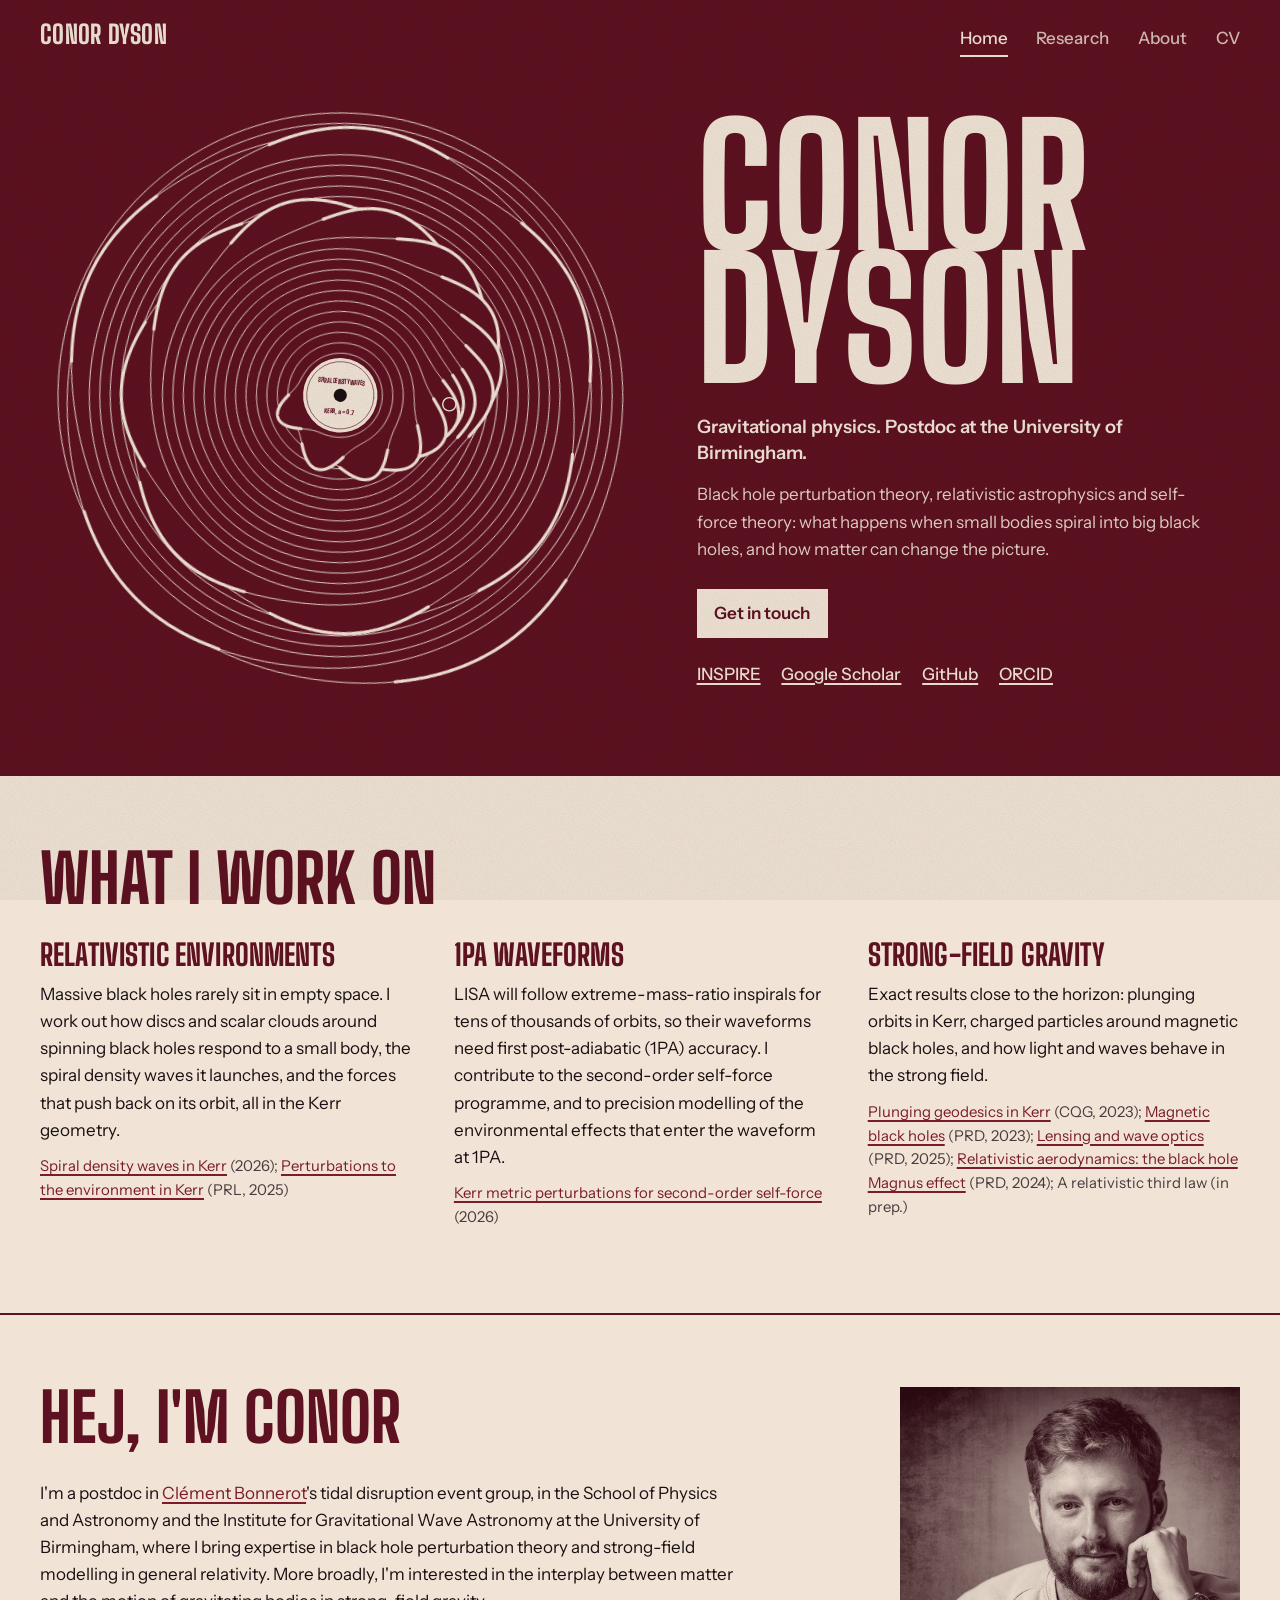
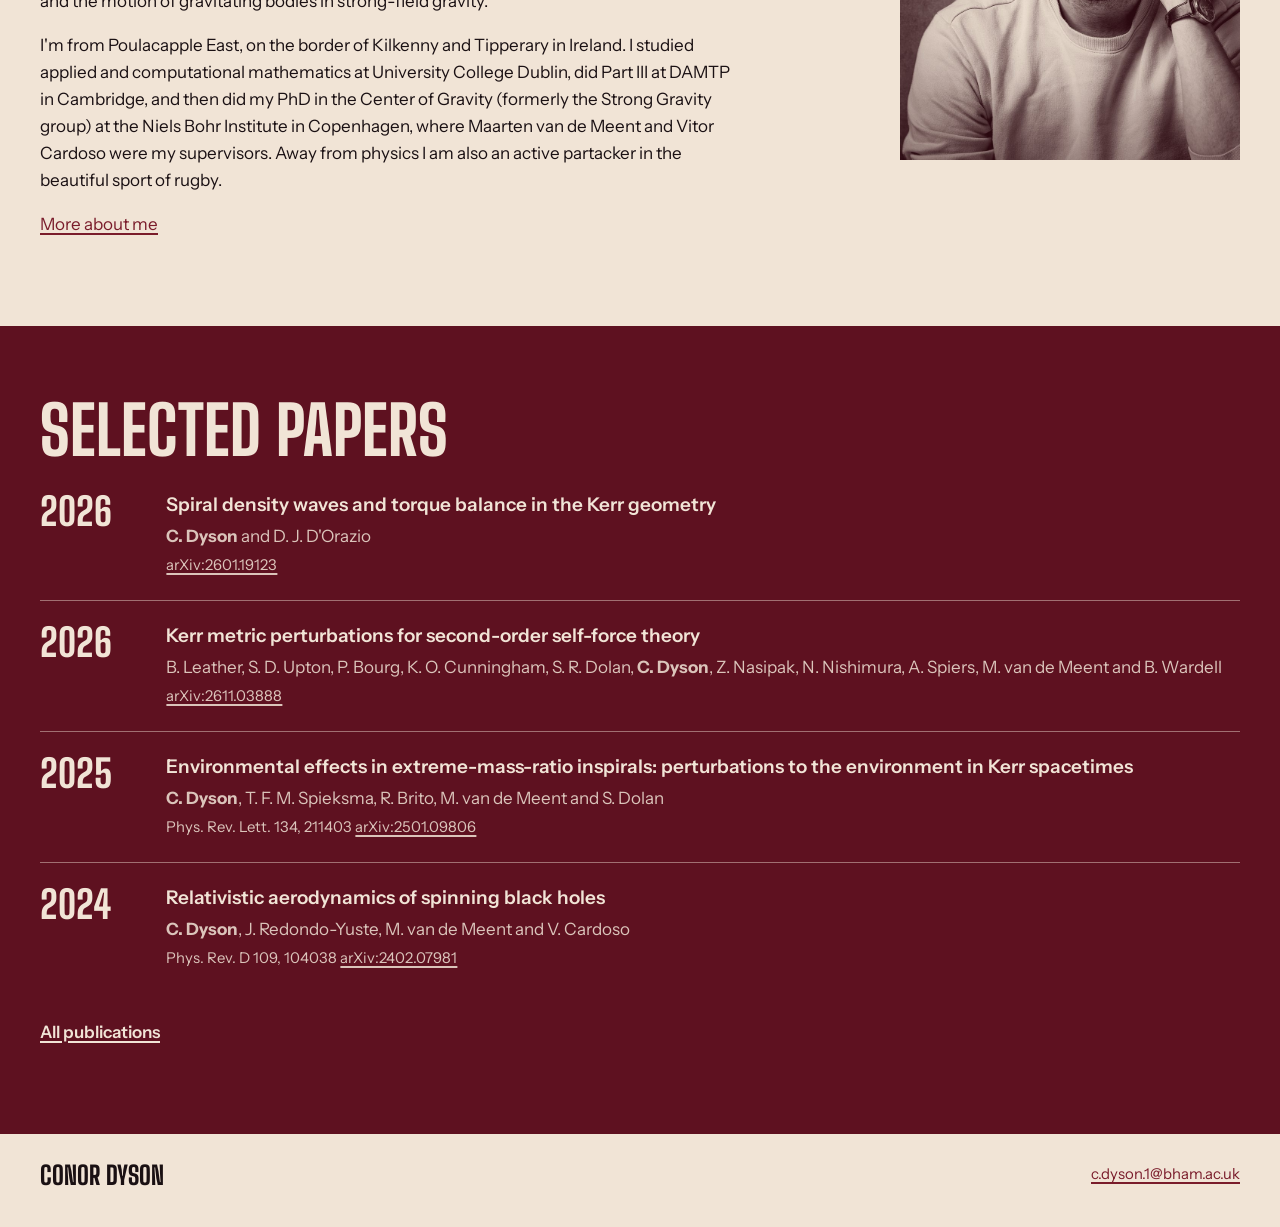
<file: index.html>
<!DOCTYPE html>
<html lang="en">
<head>
  <meta charset="utf-8">
  <meta name="viewport" content="width=device-width, initial-scale=1">
  <title>Conor Dyson | Gravitational physics, University of Birmingham</title>
  <meta name="description" content="Conor Dyson is a postdoctoral researcher at the University of Birmingham working on black hole perturbation theory, relativistic astrophysics and self-force theory.">
  <meta property="og:title" content="Conor Dyson, gravitational physics">
  <meta property="og:description" content="Black hole perturbation theory, relativistic astrophysics and self-force theory. Postdoc at the University of Birmingham.">
  <meta name="author" content="Conor Dyson">
  <meta name="theme-color" content="#5e1120">
  <link rel="icon" href="data:image/svg+xml,%3Csvg xmlns='http://www.w3.org/2000/svg' viewBox='0 0 32 32'%3E%3Crect width='32' height='32' fill='%235e1120'/%3E%3Ccircle cx='16' cy='16' r='9' fill='none' stroke='%23f1e4d6' stroke-width='2'/%3E%3Ccircle cx='16' cy='16' r='3.5' fill='%231a1013'/%3E%3C/svg%3E">
  <link rel="canonical" href="https://conordyson.github.io/">
  <meta property="og:url" content="https://conordyson.github.io/">
  <meta property="og:type" content="profile">
  <meta property="og:site_name" content="Conor Dyson">
  <meta property="og:image" content="https://conordyson.github.io/assets/og-image.jpg">
  <meta name="twitter:card" content="summary_large_image">
  <script type="application/ld+json">
{
  "@context": "https://schema.org",
  "@graph": [
    {
      "@type": "WebSite",
      "@id": "https://conordyson.github.io/#website",
      "url": "https://conordyson.github.io/",
      "name": "Conor Dyson",
      "publisher": {
        "@id": "https://conordyson.github.io/#person"
      }
    },
    {
      "@type": "ProfilePage",
      "@id": "https://conordyson.github.io/#page",
      "url": "https://conordyson.github.io/",
      "name": "Conor Dyson | Gravitational physics, University of Birmingham",
      "isPartOf": {
        "@id": "https://conordyson.github.io/#website"
      },
      "mainEntity": {
        "@id": "https://conordyson.github.io/#person"
      }
    },
    {
      "@type": "Person",
      "@id": "https://conordyson.github.io/#person",
      "name": "Conor Dyson",
      "url": "https://conordyson.github.io/",
      "image": "https://conordyson.github.io/assets/conor-duo.jpg",
      "jobTitle": "Postdoctoral researcher",
      "email": "mailto:c.dyson.1@bham.ac.uk",
      "affiliation": [
        {
          "@type": "CollegeOrUniversity",
          "name": "University of Birmingham"
        },
        {
          "@type": "ResearchOrganization",
          "name": "Institute for Gravitational Wave Astronomy, University of Birmingham"
        }
      ],
      "alumniOf": [
        {
          "@type": "CollegeOrUniversity",
          "name": "University of Copenhagen (Niels Bohr Institute)"
        },
        {
          "@type": "CollegeOrUniversity",
          "name": "University of Cambridge"
        },
        {
          "@type": "CollegeOrUniversity",
          "name": "University College Dublin"
        }
      ],
      "knowsAbout": [
        "Black hole perturbation theory",
        "Gravitational self-force",
        "Self-force theory",
        "Extreme mass ratio inspirals",
        "Relativistic astrophysics",
        "Kerr black holes",
        "Spiral density waves",
        "Accretion discs",
        "Gravitational waves",
        "LISA",
        "General relativity"
      ],
      "sameAs": [
        "https://inspirehep.net/authors/2156415",
        "https://scholar.google.com/citations?user=2qAjI9gAAAAJ",
        "https://orcid.org/0000-0002-9742-9422",
        "https://github.com/ConorDyson"
      ],
      "givenName": "Conor",
      "familyName": "Dyson",
      "worksFor": {
        "@type": "CollegeOrUniversity",
        "name": "University of Birmingham",
        "url": "https://www.birmingham.ac.uk/"
      }
    }
  ]
}
  </script>
  <link rel="preconnect" href="https://fonts.googleapis.com">
  <link rel="preconnect" href="https://fonts.gstatic.com" crossorigin>
  <link href="https://fonts.googleapis.com/css2?family=Big+Shoulders+Display:wght@800&family=Instrument+Sans:wght@400;500;600&display=swap" rel="stylesheet">
  <link rel="stylesheet" href="assets/site.css">
</head>
<body>
  <a class="skip" href="#main">Skip to content</a>
  <div class="sleeve">
    <header class="top">
      <div class="wrap">
        <a class="wordmark" href="./">Conor Dyson</a>
        <nav class="nav" aria-label="Main">
          <a href="./" aria-current="page">Home</a>
          <a href="research.html">Research</a>
          <a href="about.html">About</a>
          <a href="assets/ConorDyson_CV.pdf">CV</a>
        </nav>
      </div>
    </header>

    <div class="hero">
      <div class="wrap">
        <figure class="record">
          <img class="disc" src="assets/spiral-wake.svg" width="1000" height="1000" alt="A vinyl record whose grooves light up along the spiral density wake of a body orbiting a spinning black hole">
          <figcaption></figcaption>
        </figure>
        <div>
          <h1 class="name">Conor<br>Dyson</h1>
          <p class="role">Gravitational physics. Postdoc at the University of Birmingham.</p>
          <p class="lead">Black hole perturbation theory, relativistic astrophysics and self-force theory: what happens when small bodies spiral into big black holes, and how matter can change the picture.</p>
          <a class="btn" href="mailto:c.dyson.1@bham.ac.uk">Get in touch</a>
          <ul class="profiles">
            <li><a href="https://inspirehep.net/authors/2156415">INSPIRE</a></li>
            <li><a href="https://scholar.google.com/citations?user=2qAjI9gAAAAJ">Google Scholar</a></li>
            <li><a href="https://github.com/ConorDyson">GitHub</a></li>
            <li><a href="https://orcid.org/0000-0002-9742-9422">ORCID</a></li>
          </ul>
        </div>
      </div>
    </div>
  </div>

  <main id="main">
    <section>
      <div class="wrap">
        <h2 class="h2">What I work on</h2>
        <ul class="themes">
          <li>
            <h3>Relativistic environments</h3>
            <p>Massive black holes rarely sit in empty space. I work out how discs and scalar clouds around spinning black holes respond to a small body, the spiral density waves it launches, and the forces that push back on its orbit, all in the Kerr geometry.</p>
            <p class="refs"><a href="https://arxiv.org/abs/2601.19123">Spiral density waves in Kerr</a> (2026); <a href="https://doi.org/10.1103/PhysRevLett.134.211403">Perturbations to the environment in Kerr</a> (PRL, 2025)</p>
          </li>
          <li>
            <h3>1PA waveforms</h3>
            <p>LISA will follow extreme-mass-ratio inspirals for tens of thousands of orbits, so their waveforms need first post-adiabatic (1PA) accuracy. I contribute to the second-order self-force programme, and to precision modelling of the environmental effects that enter the waveform at 1PA.</p>
            <p class="refs"><a href="https://arxiv.org/abs/2611.03888">Kerr metric perturbations for second-order self-force</a> (2026)</p>
          </li>
          <li>
            <h3>Strong-field gravity</h3>
            <p>Exact results close to the horizon: plunging orbits in Kerr, charged particles around magnetic black holes, and how light and waves behave in the strong field.</p>
            <p class="refs"><a href="https://doi.org/10.1088/1361-6382/acf552">Plunging geodesics in Kerr</a> (CQG, 2023); <a href="https://doi.org/10.1103/PhysRevD.108.084064">Magnetic black holes</a> (PRD, 2023); <a href="https://doi.org/10.1103/6h6r-46cd">Lensing and wave optics</a> (PRD, 2025); <a href="https://doi.org/10.1103/PhysRevD.109.104038">Relativistic aerodynamics: the black hole Magnus effect</a> (PRD, 2024); A relativistic third law (in prep.)</p>
          </li>
        </ul>
      </div>
    </section>

    <section>
      <div class="wrap bio">
        <div class="text">
          <h2 class="h2">Hej, I'm Conor</h2>
          <p>I'm a postdoc in <a href="https://www.birmingham.ac.uk/staff/profiles/physics/bonnerot-clement">Clément Bonnerot</a>'s tidal disruption event group, in the School of Physics and Astronomy and the Institute for Gravitational Wave Astronomy at the University of Birmingham, where I bring expertise in black hole perturbation theory and strong-field modelling in general relativity. More broadly, I'm interested in the interplay between matter and the motion of gravitating bodies in strong-field gravity.</p>
          <p>I'm from Poulacapple East, on the border of Kilkenny and Tipperary in Ireland. I studied applied and computational mathematics at University College Dublin, did Part III at DAMTP in Cambridge, and then did my PhD in the Center of Gravity (formerly the Strong Gravity group) at the Niels Bohr Institute in Copenhagen, where Maarten van de Meent and Vitor Cardoso were my supervisors. Away from physics I am also an active partacker in the beautiful sport of rugby.</p>
          <p><a href="about.html">More about me</a></p>
        </div>
        <img src="assets/conor-duo.jpg" width="900" height="987" alt="Portrait of Conor Dyson">
      </div>
    </section>

    <section class="sleeve">
      <div class="wrap">
        <h2 class="h2">Selected papers</h2>
        <ol class="papers" reversed>
          <li>
            <span class="yr">2026</span>
            <div>
              <p class="t"><a href="https://arxiv.org/abs/2601.19123">Spiral density waves and torque balance in the Kerr geometry</a></p>
              <p class="au"><b>C. Dyson</b> and D. J. D'Orazio</p>
              <p class="ref"><a href="https://arxiv.org/abs/2601.19123">arXiv:2601.19123</a></p>
            </div>
          </li>
          <li>
            <span class="yr">2026</span>
            <div>
              <p class="t"><a href="https://arxiv.org/abs/2611.03888">Kerr metric perturbations for second-order self-force theory</a></p>
              <p class="au">B. Leather, S. D. Upton, P. Bourg, K. O. Cunningham, S. R. Dolan, <b>C. Dyson</b>, Z. Nasipak, N. Nishimura, A. Spiers, M. van de Meent and B. Wardell</p>
              <p class="ref"><a href="https://arxiv.org/abs/2611.03888">arXiv:2611.03888</a></p>
            </div>
          </li>
          <li>
            <span class="yr">2025</span>
            <div>
              <p class="t"><a href="https://doi.org/10.1103/PhysRevLett.134.211403">Environmental effects in extreme-mass-ratio inspirals: perturbations to the environment in Kerr spacetimes</a></p>
              <p class="au"><b>C. Dyson</b>, T. F. M. Spieksma, R. Brito, M. van de Meent and S. Dolan</p>
              <p class="ref">Phys. Rev. Lett. 134, 211403 <a href="https://arxiv.org/abs/2501.09806">arXiv:2501.09806</a></p>
            </div>
          </li>
          <li>
            <span class="yr">2024</span>
            <div>
              <p class="t"><a href="https://doi.org/10.1103/PhysRevD.109.104038">Relativistic aerodynamics of spinning black holes</a></p>
              <p class="au"><b>C. Dyson</b>, J. Redondo-Yuste, M. van de Meent and V. Cardoso</p>
              <p class="ref">Phys. Rev. D 109, 104038 <a href="https://arxiv.org/abs/2402.07981">arXiv:2402.07981</a></p>
            </div>
          </li>
        </ol>
        <p class="more"><a href="research.html#publications">All publications</a></p>
      </div>
    </section>
  </main>

  <footer class="foot">
    <div class="wrap">
      <span class="big">Conor Dyson</span>
      <span><a href="mailto:c.dyson.1@bham.ac.uk">c.dyson.1@bham.ac.uk</a></span>
    </div>
  </footer>
  <script src="assets/disc.js" defer></script>
</body>
</html>
</file>
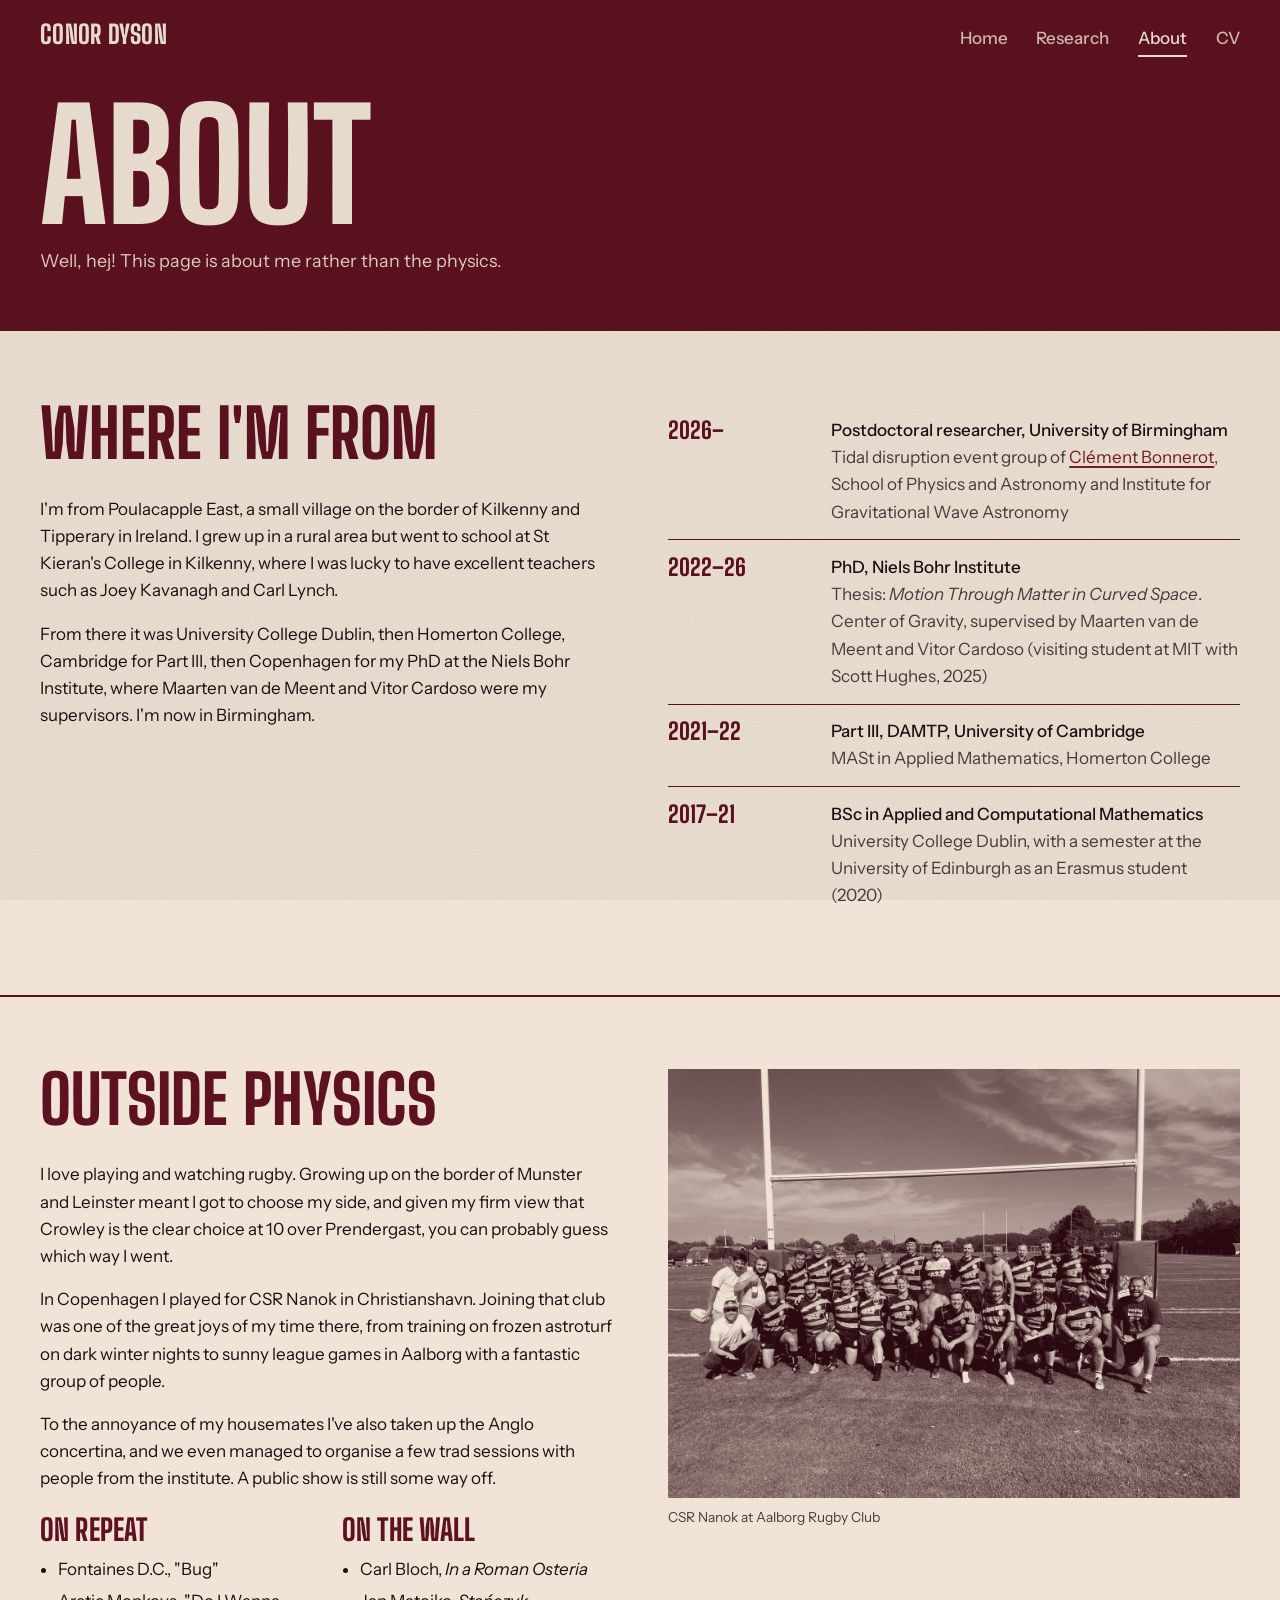
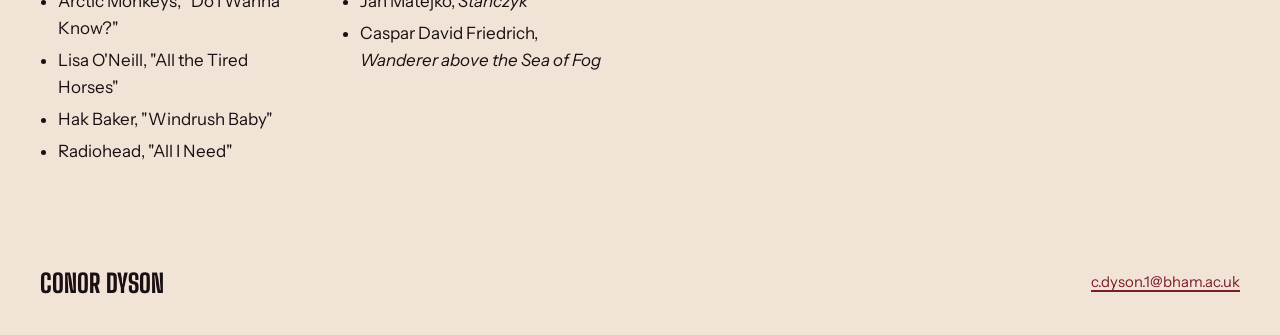
<file: about.html>
<!DOCTYPE html>
<html lang="en">
<head>
  <meta charset="utf-8">
  <meta name="viewport" content="width=device-width, initial-scale=1">
  <title>About | Conor Dyson</title>
  <meta name="description" content="About Conor Dyson: Tipperary and Kilkenny, Dublin, Cambridge, Copenhagen and Birmingham; rugby, the concertina, music and paintings.">
  <meta name="author" content="Conor Dyson">
  <meta name="theme-color" content="#5e1120">
  <link rel="icon" href="data:image/svg+xml,%3Csvg xmlns='http://www.w3.org/2000/svg' viewBox='0 0 32 32'%3E%3Crect width='32' height='32' fill='%235e1120'/%3E%3Ccircle cx='16' cy='16' r='9' fill='none' stroke='%23f1e4d6' stroke-width='2'/%3E%3Ccircle cx='16' cy='16' r='3.5' fill='%231a1013'/%3E%3C/svg%3E">
  <meta property="og:title" content="About | Conor Dyson">
  <meta property="og:description" content="About Conor Dyson.">
  <link rel="canonical" href="https://conordyson.github.io/about.html">
  <meta property="og:url" content="https://conordyson.github.io/about.html">
  <meta property="og:type" content="website">
  <meta property="og:site_name" content="Conor Dyson">
  <meta property="og:image" content="https://conordyson.github.io/assets/og-image.jpg">
  <meta name="twitter:card" content="summary_large_image">
  <script type="application/ld+json">
{
  "@context": "https://schema.org",
  "@graph": [
    {
      "@type": "AboutPage",
      "@id": "https://conordyson.github.io/about.html#page",
      "url": "https://conordyson.github.io/about.html",
      "name": "About | Conor Dyson",
      "mainEntity": {
        "@id": "https://conordyson.github.io/#person"
      },
      "isPartOf": {
        "@id": "https://conordyson.github.io/#website"
      }
    },
    {
      "@type": "Person",
      "@id": "https://conordyson.github.io/#person",
      "name": "Conor Dyson",
      "url": "https://conordyson.github.io/",
      "image": "https://conordyson.github.io/assets/conor-duo.jpg"
    }
  ]
}
  </script>
  <link rel="preconnect" href="https://fonts.googleapis.com">
  <link rel="preconnect" href="https://fonts.gstatic.com" crossorigin>
  <link href="https://fonts.googleapis.com/css2?family=Big+Shoulders+Display:wght@800&family=Instrument+Sans:wght@400;500;600&display=swap" rel="stylesheet">
  <link rel="stylesheet" href="assets/site.css">
</head>
<body>
  <a class="skip" href="#main">Skip to content</a>
  <div class="sleeve">
    <header class="top">
      <div class="wrap">
        <a class="wordmark" href="./">Conor Dyson</a>
        <nav class="nav" aria-label="Main">
          <a href="./">Home</a>
          <a href="research.html">Research</a>
          <a href="about.html" aria-current="page">About</a>
          <a href="assets/ConorDyson_CV.pdf">CV</a>
        </nav>
      </div>
    </header>

    <div class="pagehead">
      <div class="wrap">
        <h1>About</h1>
        <p>Well, hej! This page is about me rather than the physics.</p>
      </div>
    </div>
  </div>

  <main id="main">
    <section>
      <div class="wrap split">
        <div>
          <h2 class="h2">Where I'm from</h2>
          <p>I'm from Poulacapple East, a small village on the border of Kilkenny and Tipperary in Ireland. I grew up in a rural area but went to school at St Kieran's College in Kilkenny, where I was lucky to have excellent teachers such as Joey Kavanagh and Carl Lynch.</p>
          <p>From there it was University College Dublin, then Homerton College, Cambridge for Part III, then Copenhagen for my PhD at the Niels Bohr Institute, where Maarten van de Meent and Vitor Cardoso were my supervisors. I'm now in Birmingham.</p>
        </div>
        <ol class="timeline">
          <li><span class="when">2026–</span><p class="what">Postdoctoral researcher, University of Birmingham<span>Tidal disruption event group of <a href="https://www.birmingham.ac.uk/staff/profiles/physics/bonnerot-clement">Clément Bonnerot</a>, School of Physics and Astronomy and Institute for Gravitational Wave Astronomy</span></p></li>
          <li><span class="when">2022–26</span><p class="what">PhD, Niels Bohr Institute<span>Thesis: <em>Motion Through Matter in Curved Space</em>. Center of Gravity, supervised by Maarten van de Meent and Vitor Cardoso (visiting student at MIT with Scott Hughes, 2025)</span></p></li>
          <li><span class="when">2021–22</span><p class="what">Part III, DAMTP, University of Cambridge<span>MASt in Applied Mathematics, Homerton College</span></p></li>
          <li><span class="when">2017–21</span><p class="what">BSc in Applied and Computational Mathematics<span>University College Dublin, with a semester at the University of Edinburgh as an Erasmus student (2020)</span></p></li>
        </ol>
      </div>
    </section>

    <section>
      <div class="wrap split">
        <div>
          <h2 class="h2">Outside physics</h2>
          <p>I love playing and watching rugby. Growing up on the border of Munster and Leinster meant I got to choose my side, and given my firm view that Crowley is the clear choice at 10 over Prendergast, you can probably guess which way I went.</p>
          <p>In Copenhagen I played for CSR Nanok in Christianshavn. Joining that club was one of the great joys of my time there, from training on frozen astroturf on dark winter nights to sunny league games in Aalborg with a fantastic group of people.</p>
          <p>To the annoyance of my housemates I've also taken up the Anglo concertina, and we even managed to organise a few trad sessions with people from the institute. A public show is still some way off.</p>
          <div class="faves">
            <div>
              <h3>On repeat</h3>
              <ul>
                <li>Fontaines D.C., "Bug"</li>
                <li>Arctic Monkeys, "Do I Wanna Know?"</li>
                <li>Lisa O'Neill, "All the Tired Horses"</li>
                <li>Hak Baker, "Windrush Baby"</li>
                <li>Radiohead, "All I Need"</li>
              </ul>
            </div>
            <div>
              <h3>On the wall</h3>
              <ul>
                <li>Carl Bloch, <em>In a Roman Osteria</em></li>
                <li>Jan Matejko, <em>Stańczyk</em></li>
                <li>Caspar David Friedrich, <em>Wanderer above the Sea of Fog</em></li>
              </ul>
            </div>
          </div>
        </div>
        <figure>
          <img src="assets/csr-duo.jpg" width="1400" height="1050" alt="The CSR Nanok rugby team posing in front of the posts at Aalborg Rugby Club">
          <figcaption>CSR Nanok at Aalborg Rugby Club</figcaption>
        </figure>
      </div>
    </section>
  </main>

  <footer class="foot">
    <div class="wrap">
      <span class="big">Conor Dyson</span>
      <span><a href="mailto:c.dyson.1@bham.ac.uk">c.dyson.1@bham.ac.uk</a></span>
    </div>
  </footer>
</body>
</html>
</file>
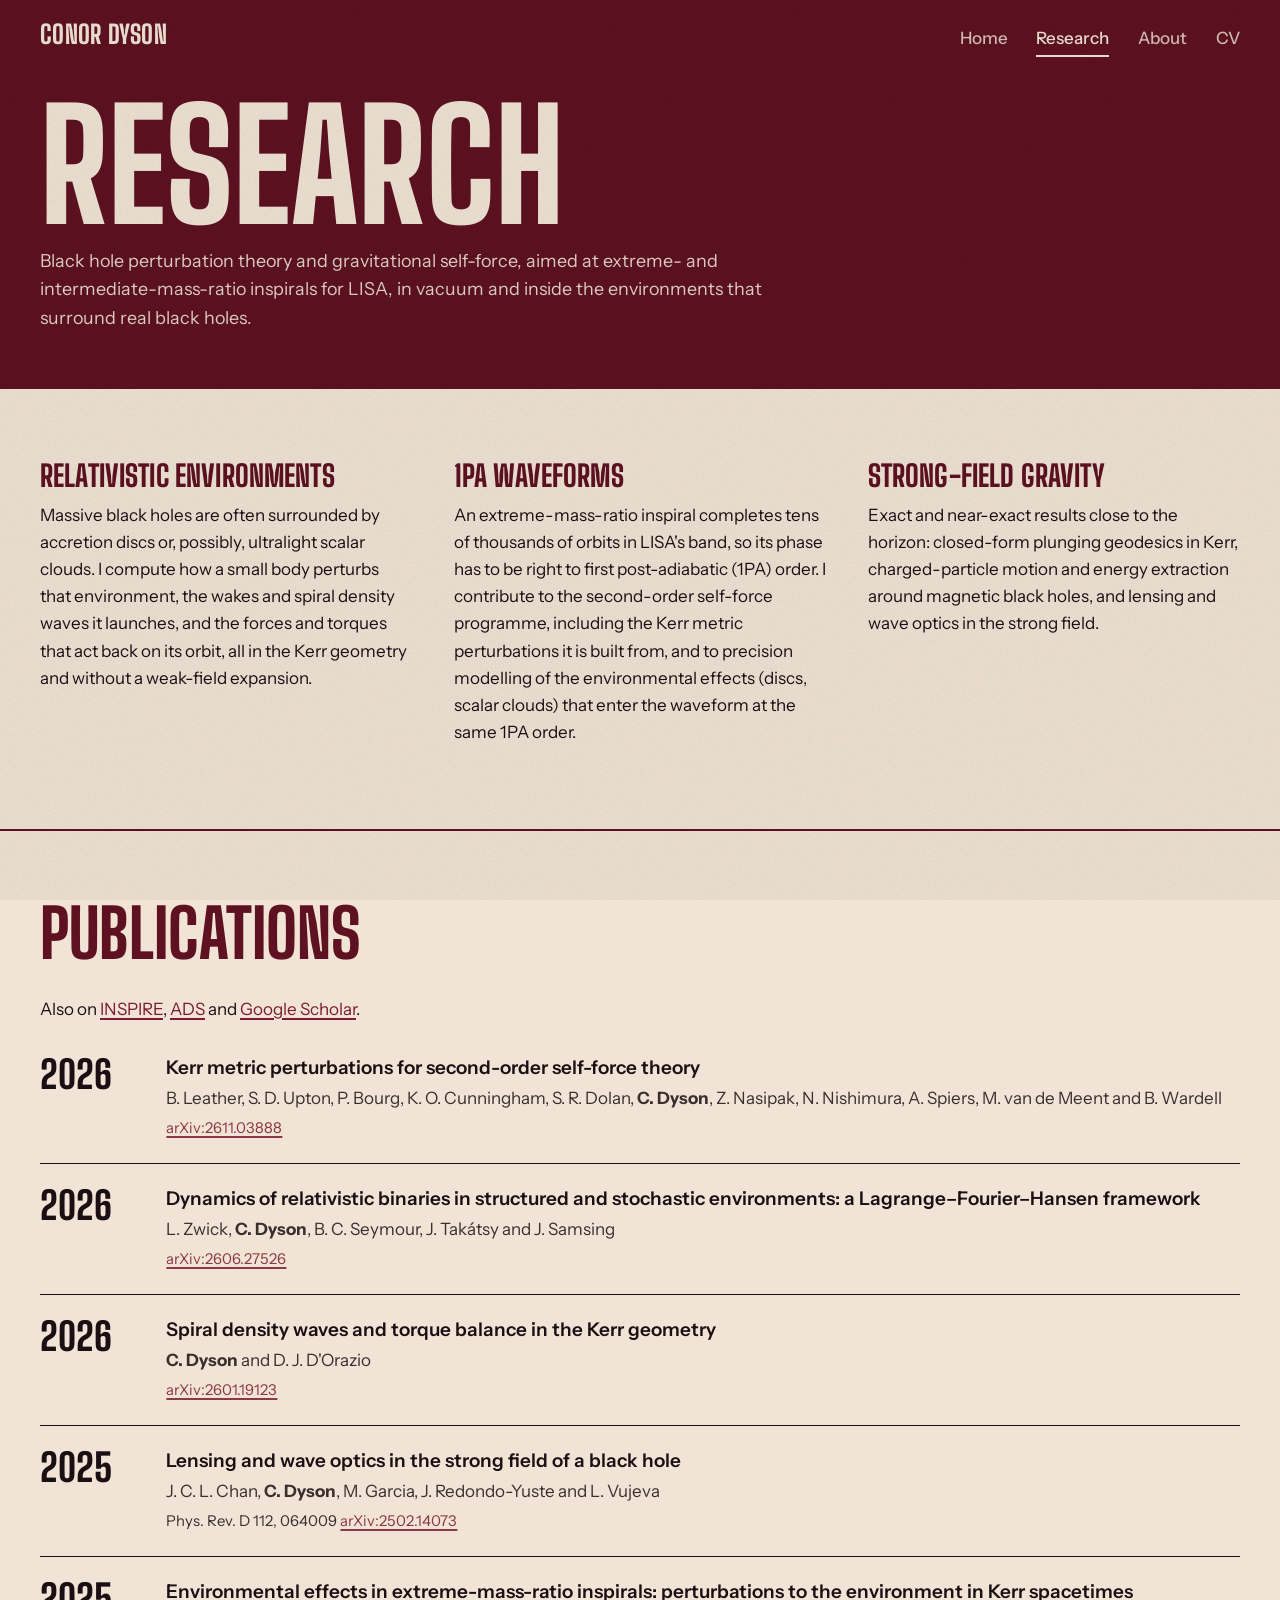
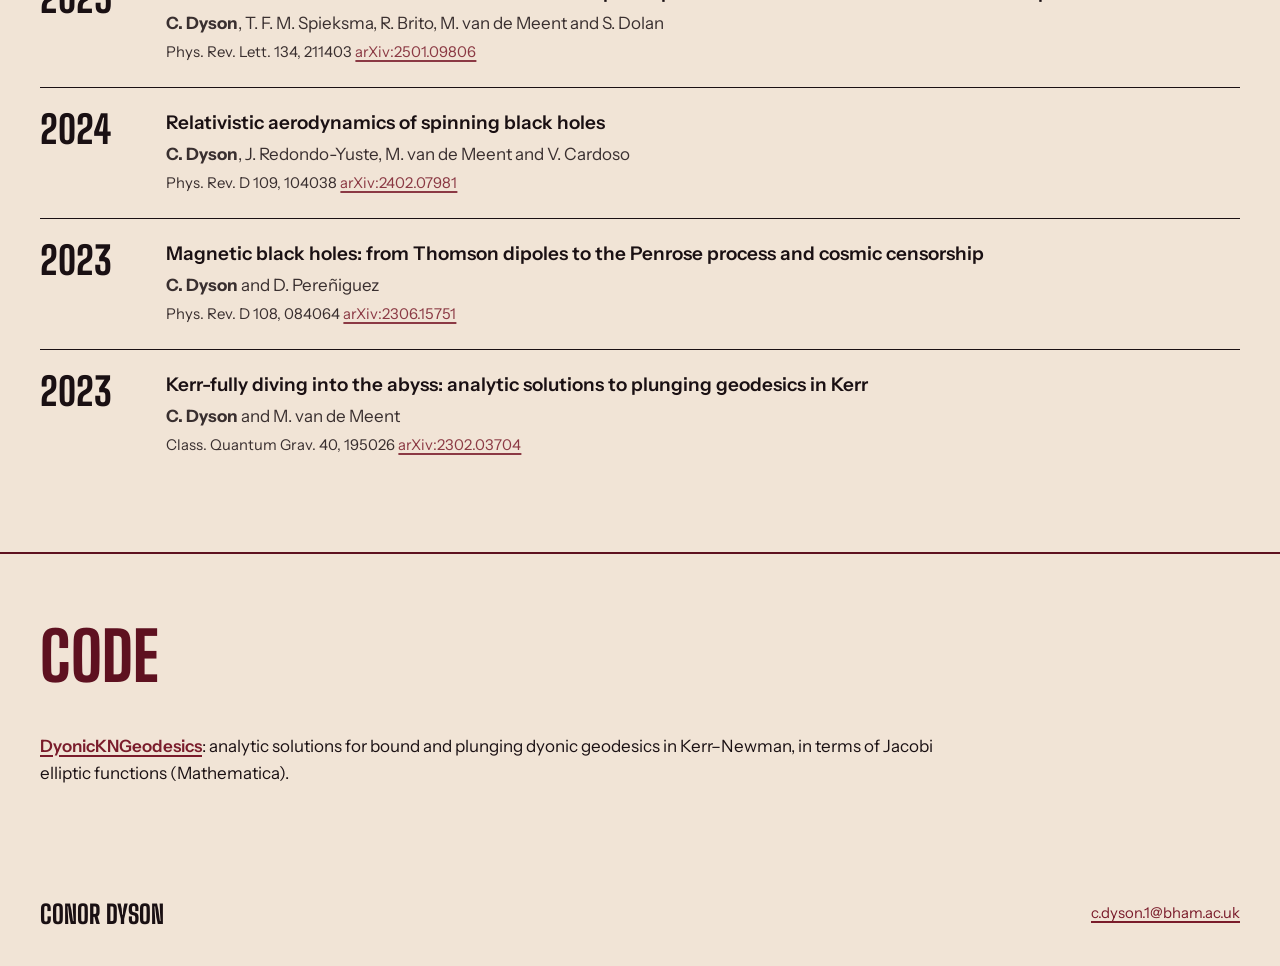
<file: research.html>
<!DOCTYPE html>
<html lang="en">
<head>
  <meta charset="utf-8">
  <meta name="viewport" content="width=device-width, initial-scale=1">
  <title>Research | Conor Dyson</title>
  <meta name="description" content="Research and publications of Conor Dyson: relativistic environments, 1PA waveforms and strong-field gravity.">
  <meta name="author" content="Conor Dyson">
  <meta name="theme-color" content="#5e1120">
  <link rel="icon" href="data:image/svg+xml,%3Csvg xmlns='http://www.w3.org/2000/svg' viewBox='0 0 32 32'%3E%3Crect width='32' height='32' fill='%235e1120'/%3E%3Ccircle cx='16' cy='16' r='9' fill='none' stroke='%23f1e4d6' stroke-width='2'/%3E%3Ccircle cx='16' cy='16' r='3.5' fill='%231a1013'/%3E%3C/svg%3E">
  <meta property="og:title" content="Research | Conor Dyson">
  <meta property="og:description" content="Research themes and publications of Conor Dyson.">
  <link rel="canonical" href="https://conordyson.github.io/research.html">
  <meta property="og:url" content="https://conordyson.github.io/research.html">
  <meta property="og:type" content="website">
  <meta property="og:site_name" content="Conor Dyson">
  <meta property="og:image" content="https://conordyson.github.io/assets/og-image.jpg">
  <meta name="twitter:card" content="summary_large_image">
  <script type="application/ld+json">
{
  "@context": "https://schema.org",
  "@graph": [
    {
      "@type": "CollectionPage",
      "@id": "https://conordyson.github.io/research.html#page",
      "url": "https://conordyson.github.io/research.html",
      "name": "Research | Conor Dyson",
      "about": {
        "@id": "https://conordyson.github.io/#person"
      },
      "isPartOf": {
        "@id": "https://conordyson.github.io/#website"
      },
      "hasPart": [
        {
          "@type": "ScholarlyArticle",
          "headline": "Kerr metric perturbations for second-order self-force theory",
          "author": [
            {
              "@type": "Person",
              "name": "B. Leather"
            },
            {
              "@type": "Person",
              "name": "S. D. Upton"
            },
            {
              "@type": "Person",
              "name": "P. Bourg"
            },
            {
              "@type": "Person",
              "name": "K. O. Cunningham"
            },
            {
              "@type": "Person",
              "name": "S. R. Dolan"
            },
            {
              "@id": "https://conordyson.github.io/#person"
            },
            {
              "@type": "Person",
              "name": "Z. Nasipak"
            },
            {
              "@type": "Person",
              "name": "N. Nishimura"
            },
            {
              "@type": "Person",
              "name": "A. Spiers"
            },
            {
              "@type": "Person",
              "name": "M. van de Meent"
            },
            {
              "@type": "Person",
              "name": "B. Wardell"
            }
          ],
          "datePublished": "2026",
          "url": "https://arxiv.org/abs/2611.03888"
        },
        {
          "@type": "ScholarlyArticle",
          "headline": "Dynamics of relativistic binaries in structured and stochastic environments: a Lagrange–Fourier–Hansen framework",
          "author": [
            {
              "@type": "Person",
              "name": "L. Zwick"
            },
            {
              "@id": "https://conordyson.github.io/#person"
            },
            {
              "@type": "Person",
              "name": "B. C. Seymour"
            },
            {
              "@type": "Person",
              "name": "J. Takátsy"
            },
            {
              "@type": "Person",
              "name": "J. Samsing"
            }
          ],
          "datePublished": "2026",
          "url": "https://arxiv.org/abs/2606.27526"
        },
        {
          "@type": "ScholarlyArticle",
          "headline": "Spiral density waves and torque balance in the Kerr geometry",
          "author": [
            {
              "@id": "https://conordyson.github.io/#person"
            },
            {
              "@type": "Person",
              "name": "D. J. D'Orazio"
            }
          ],
          "datePublished": "2026",
          "url": "https://arxiv.org/abs/2601.19123"
        },
        {
          "@type": "ScholarlyArticle",
          "headline": "Lensing and wave optics in the strong field of a black hole",
          "author": [
            {
              "@type": "Person",
              "name": "J. C. L. Chan"
            },
            {
              "@id": "https://conordyson.github.io/#person"
            },
            {
              "@type": "Person",
              "name": "M. Garcia"
            },
            {
              "@type": "Person",
              "name": "J. Redondo-Yuste"
            },
            {
              "@type": "Person",
              "name": "L. Vujeva"
            }
          ],
          "datePublished": "2025",
          "url": "https://doi.org/10.1103/6h6r-46cd",
          "sameAs": "https://arxiv.org/abs/2502.14073",
          "isPartOf": {
            "@type": "Periodical",
            "name": "Phys. Rev. D"
          }
        },
        {
          "@type": "ScholarlyArticle",
          "headline": "Environmental effects in extreme-mass-ratio inspirals: perturbations to the environment in Kerr spacetimes",
          "author": [
            {
              "@id": "https://conordyson.github.io/#person"
            },
            {
              "@type": "Person",
              "name": "T. F. M. Spieksma"
            },
            {
              "@type": "Person",
              "name": "R. Brito"
            },
            {
              "@type": "Person",
              "name": "M. van de Meent"
            },
            {
              "@type": "Person",
              "name": "S. Dolan"
            }
          ],
          "datePublished": "2025",
          "url": "https://doi.org/10.1103/PhysRevLett.134.211403",
          "sameAs": "https://arxiv.org/abs/2501.09806",
          "isPartOf": {
            "@type": "Periodical",
            "name": "Phys. Rev. Lett."
          }
        },
        {
          "@type": "ScholarlyArticle",
          "headline": "Relativistic aerodynamics of spinning black holes",
          "author": [
            {
              "@id": "https://conordyson.github.io/#person"
            },
            {
              "@type": "Person",
              "name": "J. Redondo-Yuste"
            },
            {
              "@type": "Person",
              "name": "M. van de Meent"
            },
            {
              "@type": "Person",
              "name": "V. Cardoso"
            }
          ],
          "datePublished": "2024",
          "url": "https://doi.org/10.1103/PhysRevD.109.104038",
          "sameAs": "https://arxiv.org/abs/2402.07981",
          "isPartOf": {
            "@type": "Periodical",
            "name": "Phys. Rev. D"
          }
        },
        {
          "@type": "ScholarlyArticle",
          "headline": "Magnetic black holes: from Thomson dipoles to the Penrose process and cosmic censorship",
          "author": [
            {
              "@id": "https://conordyson.github.io/#person"
            },
            {
              "@type": "Person",
              "name": "D. Pereñiguez"
            }
          ],
          "datePublished": "2023",
          "url": "https://doi.org/10.1103/PhysRevD.108.084064",
          "sameAs": "https://arxiv.org/abs/2306.15751",
          "isPartOf": {
            "@type": "Periodical",
            "name": "Phys. Rev. D"
          }
        },
        {
          "@type": "ScholarlyArticle",
          "headline": "Kerr-fully diving into the abyss: analytic solutions to plunging geodesics in Kerr",
          "author": [
            {
              "@id": "https://conordyson.github.io/#person"
            },
            {
              "@type": "Person",
              "name": "M. van de Meent"
            }
          ],
          "datePublished": "2023",
          "url": "https://doi.org/10.1088/1361-6382/acf552",
          "sameAs": "https://arxiv.org/abs/2302.03704",
          "isPartOf": {
            "@type": "Periodical",
            "name": "Class. Quantum Grav."
          }
        }
      ]
    },
    {
      "@type": "Person",
      "@id": "https://conordyson.github.io/#person",
      "name": "Conor Dyson",
      "url": "https://conordyson.github.io/"
    }
  ]
}
  </script>
  <link rel="preconnect" href="https://fonts.googleapis.com">
  <link rel="preconnect" href="https://fonts.gstatic.com" crossorigin>
  <link href="https://fonts.googleapis.com/css2?family=Big+Shoulders+Display:wght@800&family=Instrument+Sans:wght@400;500;600&display=swap" rel="stylesheet">
  <link rel="stylesheet" href="assets/site.css">
</head>
<body>
  <a class="skip" href="#main">Skip to content</a>
  <div class="sleeve">
    <header class="top">
      <div class="wrap">
        <a class="wordmark" href="./">Conor Dyson</a>
        <nav class="nav" aria-label="Main">
          <a href="./">Home</a>
          <a href="research.html" aria-current="page">Research</a>
          <a href="about.html">About</a>
          <a href="assets/ConorDyson_CV.pdf">CV</a>
        </nav>
      </div>
    </header>

    <div class="pagehead">
      <div class="wrap">
        <h1>Research</h1>
        <p>Black hole perturbation theory and gravitational self-force, aimed at extreme- and intermediate-mass-ratio inspirals for LISA, in vacuum and inside the environments that surround real black holes.</p>
      </div>
    </div>
  </div>

  <main id="main">
    <section>
      <div class="wrap">
        <ul class="themes">
          <li>
            <h3>Relativistic environments</h3>
            <p>Massive black holes are often surrounded by accretion discs or, possibly, ultralight scalar clouds. I compute how a small body perturbs that environment, the wakes and spiral density waves it launches, and the forces and torques that act back on its orbit, all in the Kerr geometry and without a weak-field expansion.</p>
          </li>
          <li>
            <h3>1PA waveforms</h3>
            <p>An extreme-mass-ratio inspiral completes tens of thousands of orbits in LISA's band, so its phase has to be right to first post-adiabatic (1PA) order. I contribute to the second-order self-force programme, including the Kerr metric perturbations it is built from, and to precision modelling of the environmental effects (discs, scalar clouds) that enter the waveform at the same 1PA order.</p>
          </li>
          <li>
            <h3>Strong-field gravity</h3>
            <p>Exact and near-exact results close to the horizon: closed-form plunging geodesics in Kerr, charged-particle motion and energy extraction around magnetic black holes, and lensing and wave optics in the strong field.</p>
          </li>
        </ul>
      </div>
    </section>

    <section id="publications">
      <div class="wrap">
        <h2 class="h2">Publications</h2>
        <p style="margin-bottom:2rem">Also on <a href="https://inspirehep.net/authors/2156415">INSPIRE</a>, <a href="https://ui.adsabs.harvard.edu/search/q=author%3A%22Dyson%2C%20Conor%22&amp;sort=date%20desc%2C%20bibcode%20desc">ADS</a> and <a href="https://scholar.google.com/citations?user=2qAjI9gAAAAJ">Google Scholar</a>.</p>
        <ol class="papers" reversed>
          <li>
            <span class="yr">2026</span>
            <div>
              <p class="t"><a href="https://arxiv.org/abs/2611.03888">Kerr metric perturbations for second-order self-force theory</a></p>
              <p class="au">B. Leather, S. D. Upton, P. Bourg, K. O. Cunningham, S. R. Dolan, <b>C. Dyson</b>, Z. Nasipak, N. Nishimura, A. Spiers, M. van de Meent and B. Wardell</p>
              <p class="ref"><a href="https://arxiv.org/abs/2611.03888">arXiv:2611.03888</a></p>
            </div>
          </li>
          <li>
            <span class="yr">2026</span>
            <div>
              <p class="t"><a href="https://arxiv.org/abs/2606.27526">Dynamics of relativistic binaries in structured and stochastic environments: a Lagrange–Fourier–Hansen framework</a></p>
              <p class="au">L. Zwick, <b>C. Dyson</b>, B. C. Seymour, J. Takátsy and J. Samsing</p>
              <p class="ref"><a href="https://arxiv.org/abs/2606.27526">arXiv:2606.27526</a></p>
            </div>
          </li>
          <li>
            <span class="yr">2026</span>
            <div>
              <p class="t"><a href="https://arxiv.org/abs/2601.19123">Spiral density waves and torque balance in the Kerr geometry</a></p>
              <p class="au"><b>C. Dyson</b> and D. J. D'Orazio</p>
              <p class="ref"><a href="https://arxiv.org/abs/2601.19123">arXiv:2601.19123</a></p>
            </div>
          </li>
          <li>
            <span class="yr">2025</span>
            <div>
              <p class="t"><a href="https://doi.org/10.1103/6h6r-46cd">Lensing and wave optics in the strong field of a black hole</a></p>
              <p class="au">J. C. L. Chan, <b>C. Dyson</b>, M. Garcia, J. Redondo-Yuste and L. Vujeva</p>
              <p class="ref">Phys. Rev. D 112, 064009 <a href="https://arxiv.org/abs/2502.14073">arXiv:2502.14073</a></p>
            </div>
          </li>
          <li>
            <span class="yr">2025</span>
            <div>
              <p class="t"><a href="https://doi.org/10.1103/PhysRevLett.134.211403">Environmental effects in extreme-mass-ratio inspirals: perturbations to the environment in Kerr spacetimes</a></p>
              <p class="au"><b>C. Dyson</b>, T. F. M. Spieksma, R. Brito, M. van de Meent and S. Dolan</p>
              <p class="ref">Phys. Rev. Lett. 134, 211403 <a href="https://arxiv.org/abs/2501.09806">arXiv:2501.09806</a></p>
            </div>
          </li>
          <li>
            <span class="yr">2024</span>
            <div>
              <p class="t"><a href="https://doi.org/10.1103/PhysRevD.109.104038">Relativistic aerodynamics of spinning black holes</a></p>
              <p class="au"><b>C. Dyson</b>, J. Redondo-Yuste, M. van de Meent and V. Cardoso</p>
              <p class="ref">Phys. Rev. D 109, 104038 <a href="https://arxiv.org/abs/2402.07981">arXiv:2402.07981</a></p>
            </div>
          </li>
          <li>
            <span class="yr">2023</span>
            <div>
              <p class="t"><a href="https://doi.org/10.1103/PhysRevD.108.084064">Magnetic black holes: from Thomson dipoles to the Penrose process and cosmic censorship</a></p>
              <p class="au"><b>C. Dyson</b> and D. Pereñiguez</p>
              <p class="ref">Phys. Rev. D 108, 084064 <a href="https://arxiv.org/abs/2306.15751">arXiv:2306.15751</a></p>
            </div>
          </li>
          <li>
            <span class="yr">2023</span>
            <div>
              <p class="t"><a href="https://doi.org/10.1088/1361-6382/acf552">Kerr-fully diving into the abyss: analytic solutions to plunging geodesics in Kerr</a></p>
              <p class="au"><b>C. Dyson</b> and M. van de Meent</p>
              <p class="ref">Class. Quantum Grav. 40, 195026 <a href="https://arxiv.org/abs/2302.03704">arXiv:2302.03704</a></p>
            </div>
          </li>
        </ol>
      </div>
    </section>

    <section>
      <div class="wrap">
        <h2 class="h2">Code</h2>
        <ul class="codes">
          <li><a href="https://github.com/ConorDyson/DyonicKNGeodesics">DyonicKNGeodesics</a>: analytic solutions for bound and plunging dyonic geodesics in Kerr–Newman, in terms of Jacobi elliptic functions (Mathematica).</li>
        </ul>
      </div>
    </section>
  </main>

  <footer class="foot">
    <div class="wrap">
      <span class="big">Conor Dyson</span>
      <span><a href="mailto:c.dyson.1@bham.ac.uk">c.dyson.1@bham.ac.uk</a></span>
    </div>
  </footer>
</body>
</html>
</file>
<file: assets/site.css>
/* Conor Dyson, personal site. A record sleeve: maroon and cream, two inks, a little print grain.
   Display: Big Shoulders Display (condensed poster type). Text: Instrument Sans. */

:root {
  color-scheme: light;
  --maroon: #5e1120;
  --maroon-2: #7a1c2b;
  --cream: #f1e4d6;
  --cream-2: #e6d5c3;
  --ink: #1a1013;
  --ink-2: #4d3a3f;
  --display: "Big Shoulders Display", "Arial Narrow", Impact, sans-serif;
  --text: "Instrument Sans", ui-sans-serif, system-ui, -apple-system, "Segoe UI", sans-serif;
  --wide: 1280px;
  --measure: 64ch;
}

*, *::before, *::after { box-sizing: border-box; }
html { -webkit-text-size-adjust: 100%; }
body { margin: 0; background: var(--cream); color: var(--ink); font: 400 1.0625rem/1.6 var(--text); }
/* print grain over everything */
body::after {
  content: ""; position: fixed; inset: 0; pointer-events: none; z-index: 50; opacity: .09; mix-blend-mode: multiply;
  background-image: url("data:image/svg+xml;utf8,<svg xmlns='http://www.w3.org/2000/svg' width='220' height='220'><filter id='n'><feTurbulence type='fractalNoise' baseFrequency='.85' numOctaves='2' stitchTiles='stitch'/><feColorMatrix values='0 0 0 0 0  0 0 0 0 0  0 0 0 0 0  0 0 0 .9 0'/></filter><rect width='100%' height='100%' filter='url(%23n)'/></svg>");
}
img { max-width: 100%; height: auto; display: block; }
a { color: var(--maroon-2); text-decoration-thickness: 1.5px; text-underline-offset: .2em; }
a:hover { color: var(--maroon); text-decoration-thickness: 2.5px; }
:focus-visible { outline: 2.5px solid currentColor; outline-offset: 3px; }
.skip { position: absolute; left: -999px; }
.skip:focus { left: 1rem; top: 1rem; z-index: 60; background: var(--cream); color: var(--maroon); padding: .5rem .8rem; }
.wrap { max-width: var(--wide); margin: 0 auto; padding: 0 2.5rem; }

/* maroon blocks: the sleeve */
.sleeve { background: var(--maroon); color: var(--cream); }
.sleeve a { color: var(--cream); }

.top .wrap { display: flex; justify-content: space-between; align-items: baseline; gap: 1rem; flex-wrap: wrap; padding-top: 1.4rem; padding-bottom: 1.4rem; }
.wordmark { font: 800 1.6rem/1 var(--display); text-transform: uppercase; letter-spacing: .01em; text-decoration: none; }
.nav { display: flex; gap: 1.8rem; font-weight: 500; }
.nav a { text-decoration: none; opacity: .82; padding-bottom: 2px; border-bottom: 2px solid transparent; }
.nav a:hover { opacity: 1; }
.nav a[aria-current="page"] { opacity: 1; border-bottom-color: currentColor; }

/* hero */
.hero .wrap { display: grid; grid-template-columns: minmax(0, 1.05fr) minmax(0, .95fr); gap: 3.5rem; align-items: center; padding-top: 1rem; padding-bottom: 4rem; }
.record { margin: 0; overflow: hidden; }
.record .disc { width: 100%; max-width: 620px; aspect-ratio: 1; animation: spin 90s linear infinite; }
.record figcaption { font-size: .86rem; line-height: 1.45; opacity: .78; margin-top: 1rem; max-width: 46em; }
@keyframes spin { to { transform: rotate(360deg); } }   /* clockwise: with this wake shape the arms then trail, and a linear wake co-rotates rigidly with the body */
@media (prefers-reduced-motion: reduce) { .record .disc { animation: none; } }
/* interactive version (assets/disc.js): a canvas plus a grab handle that follows the orbiting body */
.disc-wrap { position: relative; width: 100%; max-width: 620px; aspect-ratio: 1; }
.disc-wrap canvas { display: block; width: 100%; height: 100%; }
.disc-body { position: absolute; left: 0; top: 0; width: 56px; height: 56px; margin: -28px 0 0 -28px; padding: 0; border: 0; border-radius: 50%; background: transparent; cursor: grab; touch-action: none; -webkit-tap-highlight-color: transparent; }
.disc-body:focus-visible { outline: 2px solid var(--cream); outline-offset: -8px; }
.disc-dragging, .disc-dragging * { cursor: grabbing !important; user-select: none; }

.name { font: 800 clamp(5rem, 13vw, 11rem)/.8 var(--display); text-transform: uppercase; letter-spacing: .005em; margin: 0 0 1.8rem; }
.role { font-weight: 600; font-size: 1.15rem; line-height: 1.4; margin: 0 0 1rem; max-width: 26em; }
.lead { margin: 0 0 1.6rem; max-width: 30em; opacity: .92; }
.btn { display: inline-block; background: var(--cream); color: var(--maroon) !important; font-weight: 600; text-decoration: none; padding: .7rem 1.1rem; }
.btn:hover { background: #fff6ec; }
.profiles { display: flex; flex-wrap: wrap; gap: .4rem 1.3rem; margin: 1.4rem 0 0; padding: 0; list-style: none; font-weight: 500; }

/* sections on cream */
main > section { padding: 4.5rem 0; }
main > section + section { border-top: 2px solid var(--maroon); }
.h2 { font: 800 clamp(2.6rem, 6vw, 4.2rem)/.9 var(--display); text-transform: uppercase; color: var(--maroon); margin: 0 0 2rem; }
.sleeve .h2 { color: var(--cream); }
h3 { font: 800 1.85rem/1 var(--display); text-transform: uppercase; color: var(--maroon); margin: 0 0 .7rem; letter-spacing: .005em; }
p { margin: 0 0 1rem; }

/* three themes */
.themes { display: grid; grid-template-columns: repeat(3, minmax(0, 1fr)); gap: 2.6rem; margin: 0; padding: 0; list-style: none; }
.themes p { margin-bottom: .7rem; }
.themes .refs { font-size: .93rem; color: var(--ink-2); }

/* bio */
.bio { display: grid; grid-template-columns: minmax(0, 1fr) 340px; gap: 3.5rem; align-items: start; }
.bio .text { max-width: var(--measure); }
.bio img { width: 100%; }

/* papers */
.papers { list-style: none; margin: 0; padding: 0; }
.papers li { display: grid; grid-template-columns: 6.5rem minmax(0, 1fr); gap: 1.4rem; padding: 1.4rem 0; border-top: 1.5px solid currentColor; }
.papers li:first-child { border-top: 0; padding-top: 0; }
.papers .yr { font: 800 2.4rem/1 var(--display); }
.papers .t { font-weight: 600; font-size: 1.18rem; line-height: 1.35; margin: 0 0 .3rem; }
.papers .t a { text-decoration: none; color: inherit; }
.papers .t a:hover { text-decoration: underline; }
.papers .au { margin: 0 0 .25rem; opacity: .85; }
.papers .ref { margin: 0; font-size: .93rem; opacity: .85; }
.papers .ref a { margin-right: 1rem; }
.sleeve .papers li { border-top-color: rgba(241, 228, 214, .45); }
.more { margin-top: 1.6rem; font-weight: 600; }

/* inner page header */
.pagehead .wrap { padding-top: 1.5rem; padding-bottom: 3.5rem; }
.pagehead h1 { font: 800 clamp(4.5rem, 12vw, 9.5rem)/.82 var(--display); text-transform: uppercase; margin: 0 0 1.2rem; }
.pagehead p { max-width: 44em; margin: 0; font-size: 1.12rem; opacity: .92; }

/* about */
.timeline { list-style: none; margin: 0; padding: 0; max-width: 56rem; }
.timeline li { display: grid; grid-template-columns: 9rem minmax(0, 1fr); gap: 1.2rem; padding: .85rem 0; border-top: 1.5px solid var(--maroon); }
.timeline li:first-child { border-top: 0; }
.timeline .when { font: 800 1.45rem/1.15 var(--display); color: var(--maroon); }
.timeline .what { margin: 0; font-weight: 500; }
.timeline .what span { display: block; font-weight: 400; color: var(--ink-2); }
.split { display: grid; grid-template-columns: minmax(0, 1fr) minmax(0, 1fr); gap: 3.5rem; align-items: start; }
.split figure { margin: 0; }
.split figcaption { font-size: .86rem; color: var(--ink-2); margin-top: .5rem; }
.faves { display: grid; grid-template-columns: repeat(2, minmax(0, 1fr)); gap: 2rem; margin-top: 1.4rem; }
.faves ul { margin: 0; padding-left: 1.1rem; }
.faves li { margin-bottom: .3rem; }
.codes { list-style: none; margin: 0; padding: 0; max-width: 56rem; }
.codes li { padding: .9rem 0; border-top: 1.5px solid var(--maroon); }
.codes li:first-child { border-top: 0; }
.codes a { font-weight: 600; }

/* footer */
.foot .wrap { display: flex; justify-content: space-between; gap: 1rem; flex-wrap: wrap; padding-top: 1.8rem; padding-bottom: 2.4rem; font-size: .93rem; }
.foot .big { font: 800 1.6rem/1 var(--display); text-transform: uppercase; }

@media (max-width: 920px) {
  .wrap { padding: 0 1.4rem; }
  .hero .wrap, .bio, .split { grid-template-columns: 1fr; }
  .hero .wrap { gap: 2rem; padding-bottom: 3rem; }
  .record { order: 2; }
  .themes { grid-template-columns: 1fr; gap: 2rem; }
  .bio img { max-width: 320px; }
  main > section { padding: 3.2rem 0; }
}
@media (max-width: 540px) {
  .nav { gap: 1.1rem; }
  .papers li, .timeline li { grid-template-columns: 1fr; gap: .2rem; }
  .faves { grid-template-columns: 1fr; }
}
</file>
